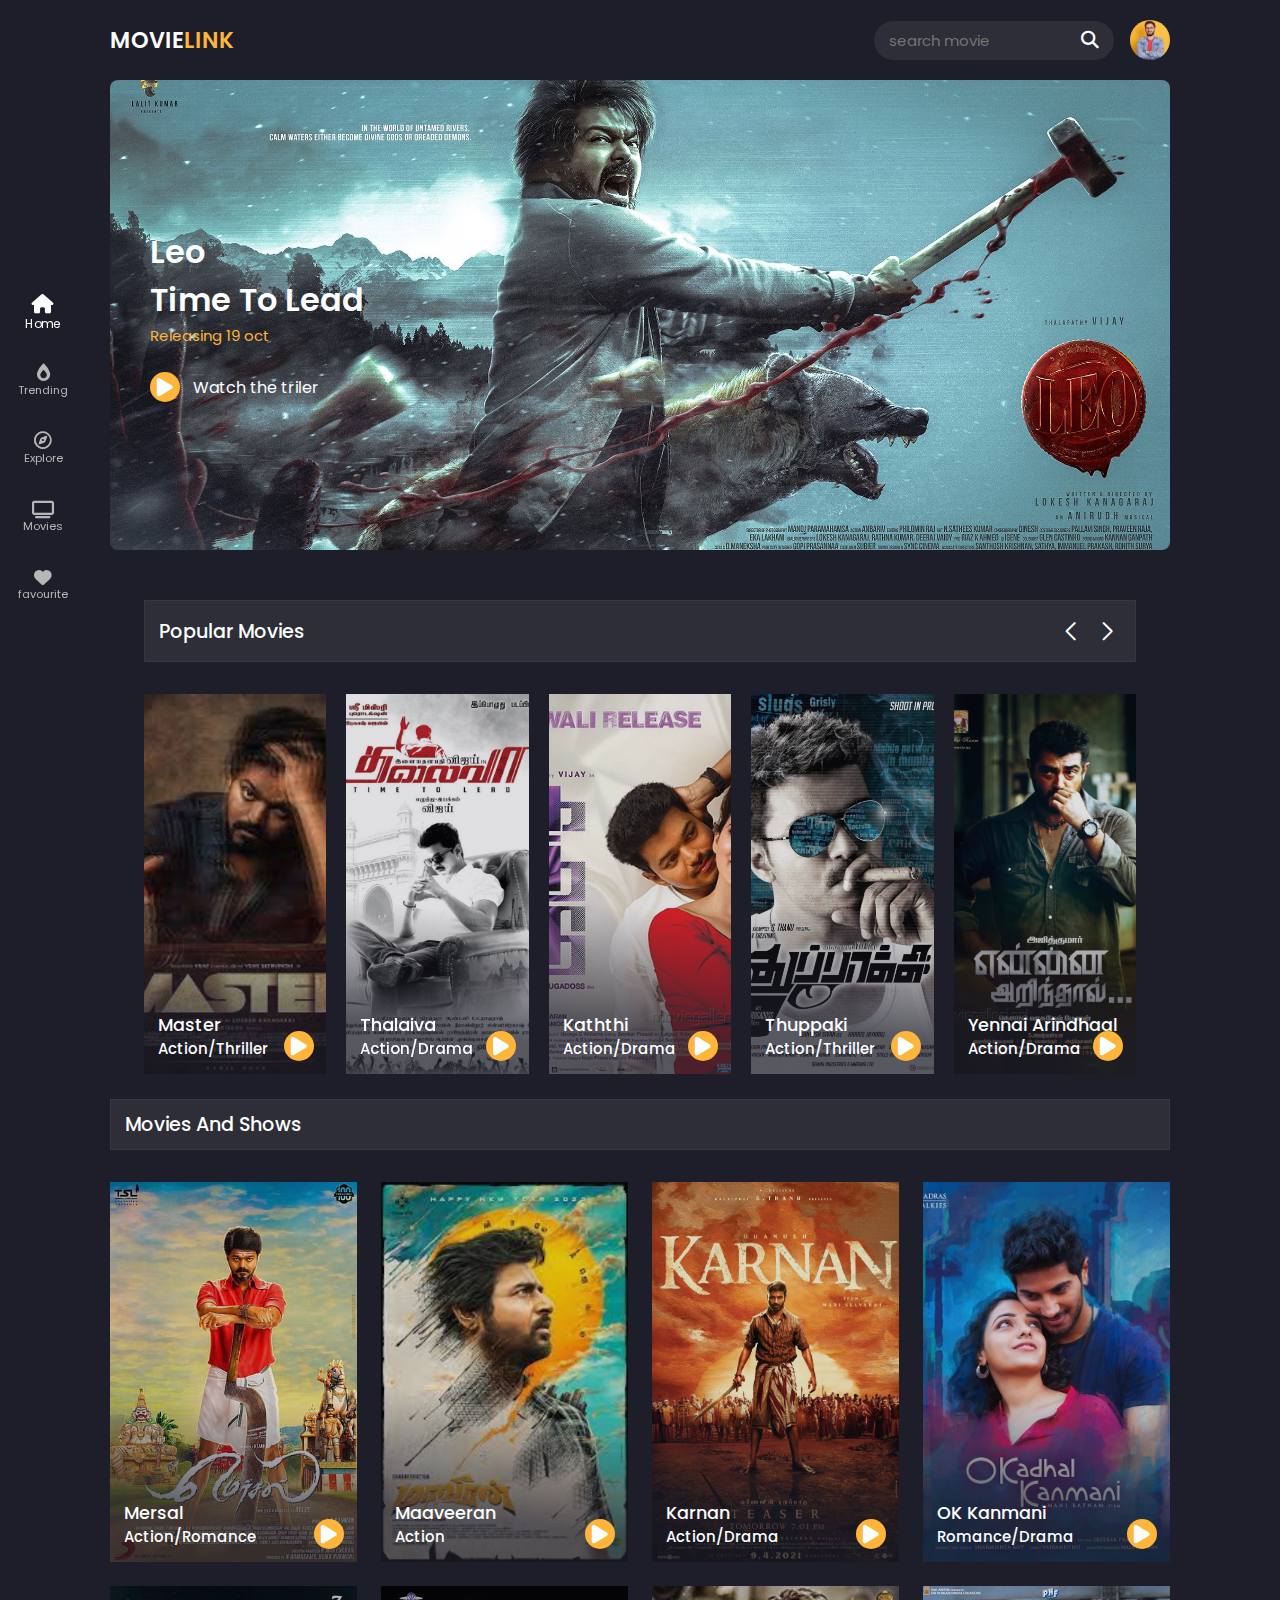
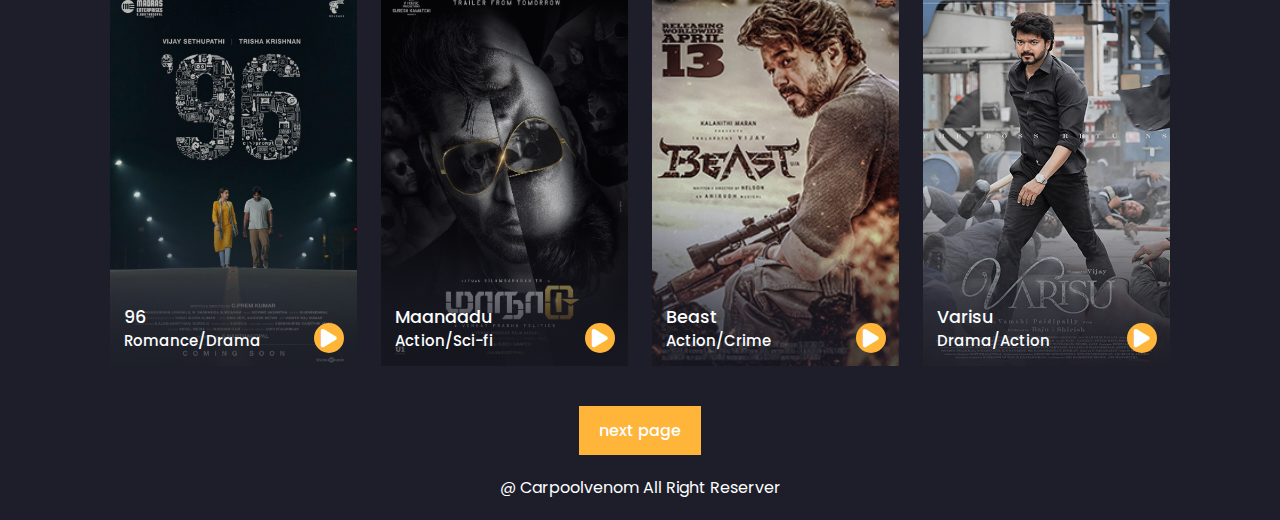
<file: index.html>
<!DOCTYPE html>
<html lang="en">
<head>
    <meta charset="UTF-8">
    <meta name="viewport" content="width=device-width, initial-scale=1.0">
    <title>Movie App</title>
    <!-- style link -->
    <link rel="stylesheet" href="style/style.css">
    <link rel="stylesheet" href="style/cdn.jsdelivr.net_npm_swiper@10.0.3_swiper-bundle.min.css">

    <link rel="stylesheet" href="https://cdnjs.cloudflare.com/ajax/libs/font-awesome/6.4.0/css/all.min.css">
    <link rel="stylesheet" href="https://cdnjs.cloudflare.com/ajax/libs/font-awesome/4.7.0/css/font-awesome.min.css">
    
</head>
<body>

    <header>
        <div class="nav container">
            <a href="index.html" class="logo">
                Movie<span>link</span>
            </a>
            <div class="search-box">
                <input type="search" name="" id="search-input" placeholder="search movie">
                <i class="fa-solid fa-magnifying-glass"></i>
            </div>
            <a href="#" class="user">
                <img src="img/user.jpg" alt="" class="user-img">
            </a>
       
              <div class="navbar">
                <a href="#home" class="nav-link nav-active">
                    <i class="fa-solid fa-house"></i>  
                    <span class="nav-link-title">Home</span>
                </a>
                
                    <a href="#Trending" class="nav-link">
                        <i class='fas fa-burn'></i> 
                    <span class="nav-link-title">Trending</span>
                    </a>
                
                    <a href="#Explore" class="nav-link">
                    <i class="fa-sharp fa-regular fa-compass"></i>  
                    <span class="nav-link-title">Explore</span>
                    </a>
                    <a href="play page.html" class="nav-link">
                    <i class='fas fa-tv'></i> 
                    <span class="nav-link-title">Movies</span>
                    </a>
                
                    <a href="#favourite" class="nav-link">
                    <i class="fa-solid fa-heart"></i>  
                    <span class="nav-link-title">favourite</span>
                </a>
              </div>

        </div>
    </header>

    <!-- home section -->
    <div class="home container" id="home">
            <img src="img/home-background.jpg" alt="" class="home-img">

            <div class="home-text">
                <h1 class="home-title">Leo <br>Time To Lead</h1>
                <p>Releasing 19 oct</p><br>
                <a href="https://www.youtube.com/watch?v=qN3wfuPYTI4" class="watct-btn" target="_blank">
                    <i class="fa-solid fa-play"></i>
                    
                    <span>Watch the triler</span>
                </a>
            </div>
    </div>
  <br><br>
    <!-- end home -->
    <!-- popular section -->
    <section id="Trending" class="popular-container" >
        <div class="heading">
            <h2 class="heading-title">Popular Movies</h2>
            <!-- swiper button -->
            <div class="swiper-btn">
                <div class="swiper-button-prev"></div>
                <div class="swiper-button-next"></div>   
            </div>
        </div>
            <div class="popular-content swiper">
                
                <div class="swiper-wrapper">
                   
                     <!--  movie 1 --> 
                     <div class="swiper-slide">
                        <div class="movie-box">
                            <img src="img/popular-movie-1.jpg" alt="" class="movie-box-img">
                            <div class="box-text">
                            <h2 class="movie-title">Master</h2>
                            <span class="movie-type">Action/Thriller</span>
                            <a href="#" class="watct-btn play-btn">
                                <i class="fa-solid fa-play"></i>
                    
                            </a>
                        </div>
                        </div>
                    </div>

                     <!--  movie 2 --> 
                     <div class="swiper-slide">
                        <div class="movie-box">
                            <img src="img/popular-movie-2.jpg" alt="" class="movie-box-img">
                            <div class="box-text">
                            <h2 class="movie-title">Thalaiva </h2>
                            <span class="movie-type">Action/Drama</span>
                            <a href="#" class="watct-btn play-btn">
                                <i class="fa-solid fa-play"></i>
                                
                                
                            </a>
                        </div>
                        </div>
                    </div>

                     <!--  movie 3 --> 
                     <div class="swiper-slide">
                        <div class="movie-box">
                            <img src="img/popular-movie-3.jpg" alt="" class="movie-box-img">
                            <div class="box-text">
                            <h2 class="movie-title">Kaththi</h2>
                            <span class="movie-type">Action/Drama</span>
                            <a href="#" class="watct-btn play-btn">
                                <i class="fa-solid fa-play"></i>
                                
                                
                            </a>
                        </div>
                        </div>
                    </div>

                     <!--  movie 4 --> 
                     <div class="swiper-slide">
                        <div class="movie-box">
                            <img src="img/popular-movie-4.jpg" alt="" class="movie-box-img">
                            <div class="box-text">
                            <h2 class="movie-title">Thuppaki</h2>
                            <span class="movie-type">Action/Thriller</span>
                            <a href="#" class="watct-btn play-btn">
                                <i class="fa-solid fa-play"></i>
                                
                                
                            </a>
                        </div>
                        </div>
                    </div>

                     <!--  movie 5 --> 
                     <div class="swiper-slide">
                        <div class="movie-box">
                            <img src="img/popular-movie-5.jpg" alt="" class="movie-box-img">
                            <div class="box-text">
                            <h2 class="movie-title">Yennai Arindhaal</h2>
                            <span class="movie-type">Action/Drama</span>
                            <a href="#" class="watct-btn play-btn">
                                <i class="fa-solid fa-play"></i>
                                
                               
                            </a>
                        </div>
                        </div>
                    </div>

                     <!--  movie 6 --> 
                     <div class="swiper-slide">
                        <div class="movie-box">
                            <img src="img/popular-movie-6.jpg" alt="" class="movie-box-img">
                            <div class="box-text">
                            <h2 class="movie-title">Mankatha</h2>
                            <span class="movie-type">Action/Thriller </span>
                            <a href="#" class="watct-btn play-btn">
                                <i class="fa-solid fa-play"></i>
                                
                            
                            </a>
                        </div>
                        </div>
                    </div>
                     <!--  movie 7 --> 
                     <div class="swiper-slide">
                        <div class="movie-box">
                            <img src="img/popular-movie-7.jpg" alt="" class="movie-box-img">
                            <div class="box-text">
                            <h2 class="movie-title">Thunivu</h2>
                            <span class="movie-type">Action/Thriller</span>
                            <a href="#" class="watct-btn play-btn">
                                <i class="fa-solid fa-play"></i>
                                
                              
                            </a>
                        </div>
                        </div>
                    </div>

                     <!--  movie 8 --> 
                     <div class="swiper-slide">
                        <div class="movie-box">
                            <img src="img/popular-movie-8.jpg" alt="" class="movie-box-img">
                            <div class="box-text">
                            <h2 class="movie-title">Billa</h2>
                            <span class="movie-type">Action/Thriller</span>
                            <a href="#" class="watct-btn play-btn">
                                <i class="fa-solid fa-play"></i>
                                  
                            </a>
                            
                        </div>
                    </div>
                </div>
                  
                  <div class="swiper-button-next"></div>
                  <div class="swiper-button-prev"></div>
                  
            </div>
    </section> <br>

    <!-- popular section ends -->
    <!-- movies section start -->
     <section class="movies container" id="Explore">
        <div class="heading">
            <h2 class="heading-title"> Movies And Shows</h2>
        </div>
            <!--  movie content -->
            <div class="movies-content">
                <!-- movie box 1 -->
                <div class="movie-box">
                    <img src="img/movie-1.jpg" alt="" class="movie-box-img">
                    <div class="box-text">
                    <h2 class="movie-title">Mersal</h2>
                    <span class="movie-type">Action/Romance</span>
                    <a href="#" class="watct-btn play-btn">
                        <i class="fa-solid fa-play"></i>
                          
                    </a>
                    
                </div>
            </div>

                <!-- movie box 2 -->
                <div class="movie-box">
                    <img src="img/movie-2.jpg" alt="" class="movie-box-img">
                    <div class="box-text">
                    <h2 class="movie-title">Maaveeran</h2>
                    <span class="movie-type">Action</span>
                    <a href="#" class="watct-btn play-btn">
                        <i class="fa-solid fa-play"></i>
                          
                    </a>
                    
                </div>
            </div>

                <!-- movie box 3 -->
                <div class="movie-box">
                    <img src="img/movie-3.jpg" alt="" class="movie-box-img">
                    <div class="box-text">
                    <h2 class="movie-title">Karnan</h2>
                    <span class="movie-type">Action/Drama</span>
                    <a href="#" class="watct-btn play-btn">
                        <i class="fa-solid fa-play"></i>
                          
                    </a>
                    
                </div>
            </div>

                <!-- movie box 4 -->
                <div class="movie-box">
                    <img src="img/movie-4.jpg" alt="" class="movie-box-img">
                    <div class="box-text">
                    <h2 class="movie-title">OK Kanmani</h2>
                    <span class="movie-type">Romance/Drama</span>
                    <a href="#" class="watct-btn play-btn">
                        <i class="fa-solid fa-play"></i>
                          
                    </a>
                    
                </div>
            </div>

                <!-- movie box 5 -->
                <div class="movie-box">
                    <img src="img/movie-5.jpg" alt="" class="movie-box-img">
                    <div class="box-text">
                    <h2 class="movie-title">96</h2>
                    <span class="movie-type">Romance/Drama</span>
                    <a href="#" class="watct-btn play-btn">
                        <i class="fa-solid fa-play"></i>
                          
                    </a>
                    
                </div>
            </div>

                <!-- movie box 6 -->
                <div class="movie-box">
                    <img src="img/movie-6.jpg" alt="" class="movie-box-img">
                    <div class="box-text">
                    <h2 class="movie-title">Maanaadu</h2>
                    <span class="movie-type">Action/Sci-fi</span>
                    <a href="#" class="watct-btn play-btn">
                        <i class="fa-solid fa-play"></i>
                          
                    </a>
                    
                </div>
            </div>

                <!-- movie box 7 -->
                <div class="movie-box">
                    <img src="img/movie-7.jpg" alt="" class="movie-box-img">
                    <div class="box-text">
                    <h2 class="movie-title">Beast</h2>
                    <span class="movie-type">Action/Crime</span>
                    <a href="#" class="watct-btn play-btn">
                        <i class="fa-solid fa-play"></i>
                          
                    </a>
                    
                </div>
            </div>

                <!-- movie box 8 -->
                <div class="movie-box">
                    <img src="img/movie-8.jpg" alt="" class="movie-box-img">
                    <div class="box-text">
                    <h2 class="movie-title">Varisu</h2>
                    <span class="movie-type">Drama/Action</span>
                    <a href="#" class="watct-btn play-btn">
                        <i class="fa-solid fa-play"></i>
                          
                    </a>
                    
                </div>
            </div>
            
        </div>
     </section>

    <!-- movies section ends -->
      <div class="next-page">
      <a href="#" class="next-btn">next page</a>

    </div>

    <!-- copy rights -->
        <div class="copyrights">
            <p> @ Carpoolvenom All Right Reserver</p>
        </div>
    

        <!-- script -->
        <script src="script/cdn.jsdelivr.net_npm_swiper@10.0.3_swiper-bundle.min.js"></script>
    <script src="script/script.js"></script>
    
</body>
</html>
</file>
<file: style/style.css>
@import url('https://fonts.googleapis.com/css2?family=Poppins:ital,wght@0,400;0,500;0,600;0,800;1,200;1,500&display=swap');

*{
    font-family: 'Poppins', sans-serif;
    padding: 0;
    margin: 0;
    scroll-behavior: smooth;
    box-sizing: border-box;
    scroll-padding-top: 2rem;

}
:root {
    --main-color : #ffb43a;
    --hover-color: hsl(37,94%,57%);
    --body-color: #1e1e2a;
    --container-color: #2d2e37;
    --text-color: #fcfeff;

}
html::-webkit-scrollbar{
    width: 0.5rem;
    background: transparent;
}
html::-webkit-scrollbar-thumb{
    background: var(--main-color);
}

::selection{
    background-color: var(--main-color);
    color: var(--text-color);
    
}
a{
    text-decoration: none;
    
}
li{
    list-style: none;

}
img{
    width: 100%;
}
body{
    background: var(--body-color);
    color: var(--text-color);
}

.container{
    max-width: 1060px;
    margin: auto;
    width: 100%;
}

header{
    position: fixed;
    top: 0;
    left: 0;
    width: 100%;
    background: var(--body-color);
    z-index: 100;
}

.nav{
    display: flex;
    align-items: center;
    justify-content: center;
    padding: 20px 0;
}

.logo{
    font-size: 1.4rem;
    color: var(--text-color);
    font-weight: 600;
    text-transform: uppercase;
    margin: 0 auto 0 0;
}

.logo span{
    color: var(--main-color);
}

.search-box{
    max-width: 240px;
    width: 100%;
    display: flex;
    align-items: center;
    column-gap: 0.7rem;
    padding: 8px 15px;
    background: var(--container-color);
    border-radius: 4rem;
    margin-right: 1rem;
}
.search-box .fa-solid{
    font-size: 1.1rem;
}
.search-box .fa-solid:hover {
    color: var(--main-color);
    cursor: pointer;
}

#search-input{
    width: 100%;
    border: none;
    outline: none;
    color: var(--text-color);
    background: transparent;
    font-size: 0.938rem;
}

.user{
    display: flex;
}
.user-img{
    width: 40px;
    height: 40px;
    border-radius: 50%;
    object-fit: cover;
    object-position: center;

}

.navbar{
    position: fixed;
    top: 50%;
    transform: translateY(-50%);
    left: 18px;
    display: flex;
    flex-direction: column;
    row-gap: 2.1rem;
}
.nav-link {
    
    display: flex;
    flex-direction: column;
    align-items: center;
    color: #b7b7b7;
}

.nav-link:hover,
.nav-active{
    color: var(--text-color);
    transition: 0.3s all linear;
    transform: scale(1.1);
}

.navbar i{
    font-size: 1.1rem;
}
.nav-link-title{
    font-size: 0.7rem;
}

/* home */

.home{
    position: relative;
    min-height: 470px;
    display: flex;
    align-items: center;
    margin-top: 5rem !important;
    border-radius: 0.5rem;
}

.home-img{
    position: absolute;
    width: 100%;
    height: 100%;
    z-index: -1;
    object-fit: cover;
    border-radius: 0.5rem;

}

.home-text{
    padding-left: 40px;
}

.home-title{
    font-size: 2rem;
    font-weight: 600;
}

.home-text p{
    font-size: 0.938rem;
    margin: 10ps 0 20px;
    color: var(--main-color);
}

.watct-btn{
    display: flex;
    align-items: center;
    column-gap: 0.8rem;
    color: var(--text-color);

}

.watct-btn .fa-solid{
    font-size: 21px;
    background: var(--main-color);
    width: 30px;
    height: 30px;
    border-radius: 50%;
    display: flex;
    align-items: center;
    justify-content: center;

}

.watct-btn i:hover {
    background: var(--hover-color);
}

.watct-btn span{
    font-size: 1rem;
    font-weight: 400;
}

.popular-container{
    margin-left: 9rem;
    margin-right: 9rem;
}

.heading{
    display: flex;
    align-items: center;
    justify-content: space-between;
    background: var(--container-color);
    padding: 8px 14px;
    border: 1px solid hsl(200 100% 99% / 5%);
    margin-bottom: 2rem;
    /* margin-left: 9%; */
}

.heading-title{
    font-size: 1.2rem;
    font-weight: 500;
}
.movie-box{
    position: relative;
    width: 100%;
    height: 380px;
    overflow: hidden;
}

.movie-box-img{
    width: 100%;
    height: 100%;
    object-fit: cover;
}

.movie-box .box-text{
    position: absolute;
    bottom: 0;
    left: 0;
    width: 100%;
    height: 100%;
    display: flex;
    flex-direction: column;
    justify-content: flex-end;
    padding: 14px;
    background: linear-gradient(
        8deg, 
        hsl(240 17% 14% / 74%)14%,
        hsl(240 17% 14% / 14%)44%
        );
    overflow: hidden;

}
.movie-title{
    font-size: 1.1rem;
    font-weight: 500;
}
.movie-type{
    font-size: 0.935rem;
    font-weight: 500;
    

}

.play-btn{
    position: absolute;
    bottom: 0.8rem;
    right: 0.8rem;
}

/* swiper btn */
.swiper-btn{
    display: flex ;
}

.swiper-button-next, 
.swiper-button-prev {
    position: static !important;
    margin: 0 0 0 10px !important;
}

.swiper-button-next::after,
.swiper-button-prev::after{
    color: var(--text-color);
    font-size: 18px !important;
    font-weight: 700;
}

.movies .heading{
    padding: 10px 14px;
}

.movies-content{
    display: grid;
    grid-template-columns: repeat(auto-fit, minmax(247px, 1fr));
    gap: 1.5rem;
}

.movies-content .movie-box:hover .movie-box-img{
    transform: scale(1.1);
    transition: 0.5s;
}

.next-page{
    display: flex;
    align-items: center;
    justify-content: center;
    margin-top: 2.5rem;
}

.next-btn{
    background: var(--main-color);
    color: var(--text-color);
    padding: 12px 20px;
    font-weight: 500;

}

.next-btn:hover{
    background: var(--hover-color);
    transition: 0.3s all linear;
}

.copyrights{
    text-align: center;
    padding: 20px;
}

.play-container{
    position: relative;
    min-height: 540px;
    margin-top: 5rem !important;
}
.play-img{
    position: absolute;
    width: 100%;
    height: 100%;
    object-fit: cover;
    object-position: center;
    z-index: -1;
}
.play-text{
    position: absolute;
    bottom: 0;
    left: 0;
    width: 100%;
    height: 100%;
    display: flex;
    flex-direction: column;
    justify-content: flex-end;
    padding: 40px;
}

.play-text h2{
    font-size: 1.5rem;
    font-weight: 600;
}
.rating{
    display: flex;
    align-items: center;
    font-size: 1.1rem;
    column-gap: 2px;
    color: var(--main-color);
    margin-top: 4px;

}
.tags{
    display: flex;
    align-items: center;
    column-gap: 8px;
    margin: 1rem 0;
}

.tags span{
    background-color: var(--container-color);
    padding: 0 4px;
    border-radius: 6px;


}

.play-movie{
    position: absolute;
    bottom: 18rem;
    right: 10rem;
    display: flex !important;
    align-items: center;
    justify-content: center;
    width: 45px;
    height: 45px;
    border-radius: 50%;
    background: var(--main-color);
    font-size: 24px;
    animation: animate 1s linear infinite;
} 

@keyframes animate {
    0% {
        box-shadow: 0 0 0 50px rgb(255, 180, 58, 0.7);
    }
    80% {
        box-shadow: 0 0 0 50px rgb(255, 193, 7, 0);
    }
    100% {
        box-shadow: 0 0 0  rgb(255, 193, 7, 0);
    }
}


.video-container{
    position: fixed;
    top: 0;
    left: 0;
    display: none;
    align-items: center;
    justify-content: center;
    width: 100%;
    height: 100vh;
    background: hsl(234 10% 20% / 60%);
    z-index: 400;
 }

.video-container .show-video{
    display: flex;
}
.video-box{
    position: relative;
    width: 82%;
 }

.video-box #myvideo{
    width: 100%;
    aspect-ratio: 16/9;
}

.close-video{
    position: absolute;
    top: -3rem;
    right: 0;
    font-size: 40px;
    color: var(--main-color);
}

.about-movie{
    margin-top: 2rem;
}

.about-movie h2{
    font-size: 1.4rem;
    font-weight: 600;
    color: var(--main-color);
}

.about-movie p{
    max-width: 600px;
    font-size: 0.938rem;
    margin: 10px 0;
}

.cast-heading{
    font-size: 1.2rem;
    font-weight: 600;
    margin-bottom: 1rem;
    color: var(--main-color);
}

.cast{
    display: flex;
    grid-template-columns: repeat(auto-fit, minmax(150px, 150px));
    gap: 1rem;
}
.cast-img{
    width: 150px;
    height: 180px;
    object-fit: cover;
    object-position: center;

}

.download{
    display: grid;
    width: 1005px;
    max-width: 800px;
    margin: auto;
    justify-content: center;
    margin-top: 2rem;
}

.download-title{
    text-align: center;
    font-size: 1.4rem;
    font-weight: 500;
    margin: 1.6rem 0;
    color: var(--main-color);
   
}
.download-links{
    display: grid;
    grid-template-columns: repeat(3, 1fr);
    gap: 10px;
    margin-bottom: 2rem;
   
}

.download-links a{
    text-align: center;
    background: var(--main-color);
    padding: 12px 24px;
    color: var(--body-color);
    letter-spacing: 1px;
    font-weight: 500;
    border-radius: 10px;


}

.download-links a:hover{
    background: var(--hover-color);
}

@media (max-width:1170px){
    .navbar{
        bottom: 0;
        left: 0;
        right: 0;
        top: auto;
        transform: translateY(0);
        flex-direction: row;
        justify-content: space-evenly;
        row-gap: 1px;
        padding: 10px;
        border-top: 1px solid hsl(200 100% 99% / 5%);
        background: linear-gradient(8deg,
         hsl(240 17% 14% /100%)5%
         hsl(240 17% 14% /90%)100%);

    }


.nav-link .bx{
    font-size: 1.5rem;
}
.copyrights{
    margin-bottom: 4rem;
}
}

@media(max-width:1060px){
    .container{
        margin: 0 auto;
        width: 95%;
    }
}

@media(max-width:991px){
  .movie-box{
    /* position: relative;
    width: 100%; */
    height: 340px;
    /* overflow: hidden; */
  }
  .movies-content{
    grid-template-columns: repeat(auto-fit, minmax(214px, 1fr));
  }
}
@media(max-width: 888px) {
    .nav{
        padding: 14px 0;
    }
    .home{
        min-height: 440px;
        margin-top: 4rem !important;
    }
    .home-text{
        font-size: 1.6rem;
    }
    .watct-btn span{
        font-size: 0.9rem;
    }
    .movie-title{
        font-size: 1rem;
        padding-right: 30px;
    }
}
</file>
